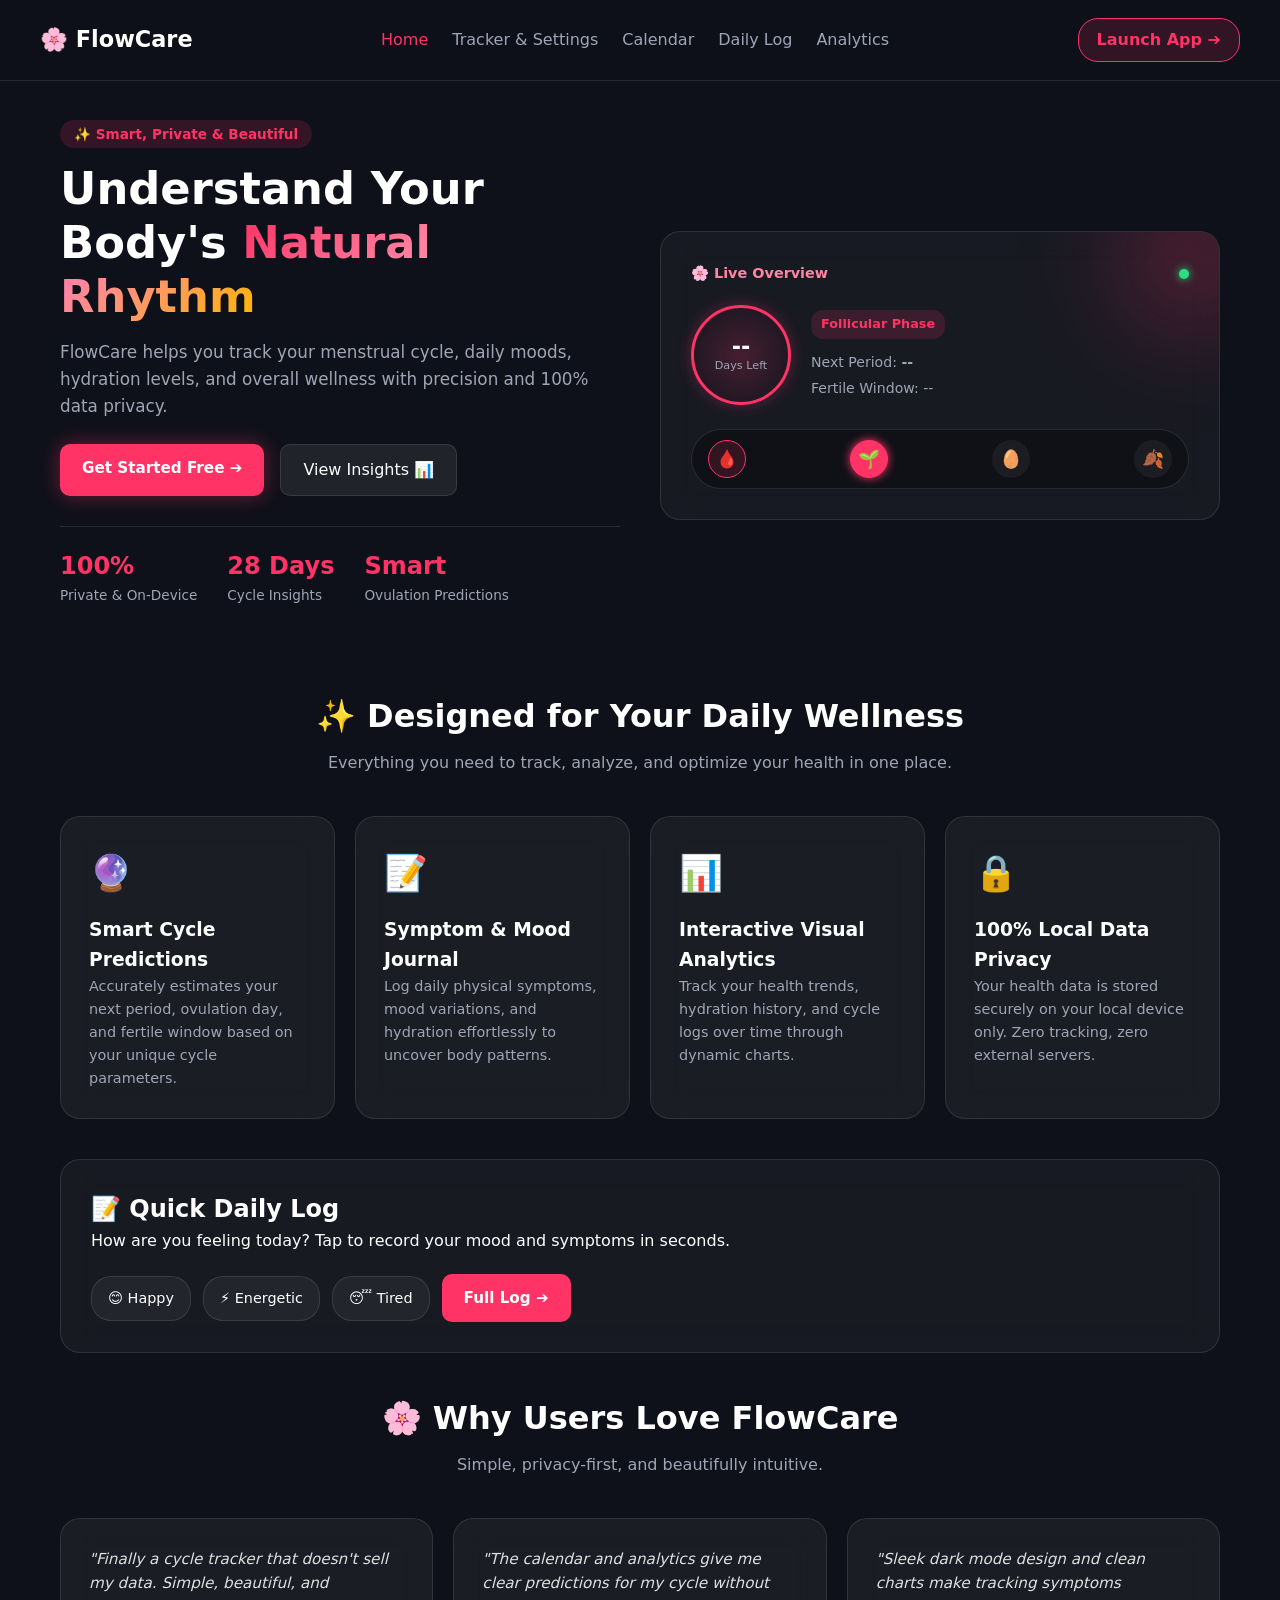
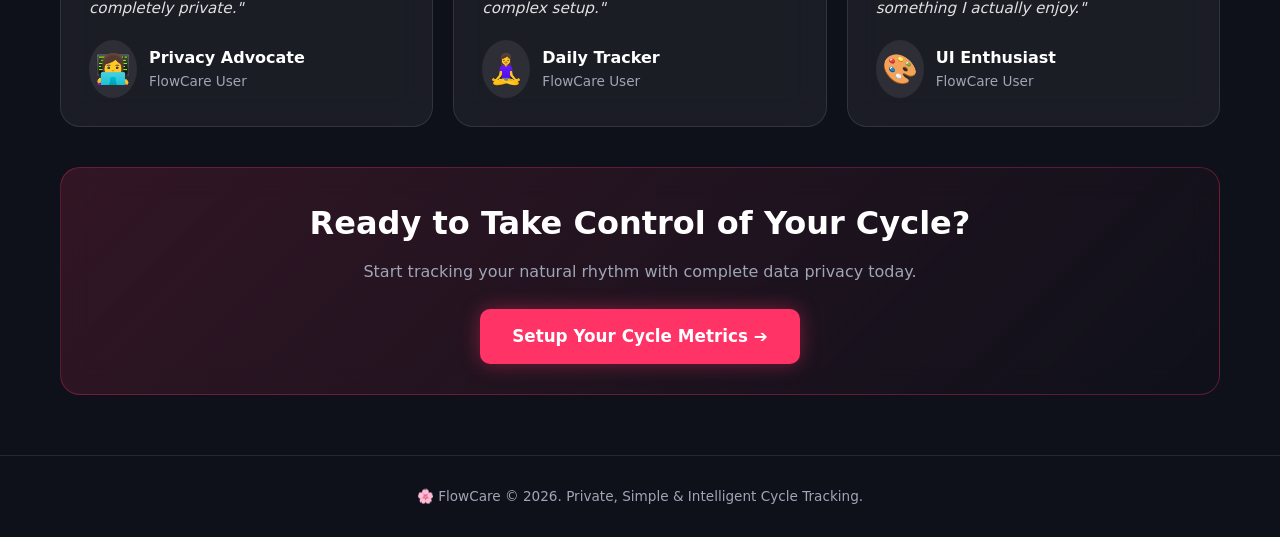
<file: My Portfolio/period-tracker/index.html>
<!DOCTYPE html>
<html lang="en">
<head>
    <meta charset="UTF-8">
    <meta name="viewport" content="width=device-width, initial-scale=1.0">
    <title>FlowCare - Your Intelligent Health Companion</title>
    <link rel="stylesheet" href="style.css">
</head>
<body>

    <!-- Navigation -->
    <nav class="navbar">
        <div class="logo">🌸 FlowCare</div>
        <ul class="nav-links">
            <li><a href="index.html" class="nav-item active">Home</a></li>
            <li><a href="tracker.html" class="nav-item">Tracker & Settings</a></li>
            <li><a href="calendar.html" class="nav-item">Calendar</a></li>
            <li><a href="log.html" class="nav-item">Daily Log</a></li>
            <li><a href="analytics.html" class="nav-item">Analytics</a></li>
        </ul>
        <a href="tracker.html" class="nav-btn">Launch App ➔</a>
    </nav>

    <div class="main-container">
        
        <!-- Hero Section -->
        <section class="hero-section">
            <div class="hero-text">
                <span class="hero-badge">✨ Smart, Private & Beautiful</span>
                <h1>Understand Your Body's <span class="gradient-text">Natural Rhythm</span></h1>
                <p>FlowCare helps you track your menstrual cycle, daily moods, hydration levels, and overall wellness with precision and 100% data privacy.</p>

                <div class="hero-actions">
                    <a href="tracker.html" class="btn-primary glow">Get Started Free ➔</a>
                    <a href="analytics.html" class="btn-secondary">View Insights 📊</a>
                </div>

                <div class="hero-stats">
                    <div class="stat-item">
                        <h3>100%</h3>
                        <p>Private & On-Device</p>
                    </div>
                    <div class="stat-item">
                        <h3>28 Days</h3>
                        <p>Cycle Insights</p>
                    </div>
                    <div class="stat-item">
                        <h3>Smart</h3>
                        <p>Ovulation Predictions</p>
                    </div>
                </div>
            </div>

            <div class="hero-visual">
                <div class="app-preview-card glass-panel">
                    <div class="preview-header">
                        <span class="preview-badge">🌸 Live Overview</span>
                        <span class="status-dot"></span>
                    </div>
                    
                    <div class="quick-status">
                        <div class="status-circle-container">
                            <div class="status-circle">
                                <span class="circle-days" id="homeDaysLeft">--</span>
                                <span class="circle-label">Days Left</span>
                            </div>
                        </div>
                        <div class="status-info">
                            <span class="phase-tag" id="currentPhaseDisplay">Follicular Phase</span>
                            <p class="next-date-text">Next Period: <strong id="homeNextDate">--</strong></p>
                            <p class="fertile-text" id="fertileWindowDisplay">Fertile Window: --</p>
                        </div>
                    </div>

                    <div class="mini-timeline">
                        <div class="timeline-step active" title="Menstrual">🩸</div>
                        <div class="timeline-step current" title="Follicular">🌱</div>
                        <div class="timeline-step" title="Ovulation">🥚</div>
                        <div class="timeline-step" title="Luteal">🍂</div>
                    </div>
                </div>
            </div>
        </section>

        <!-- Features Section -->
        <section class="features-section">
            <div class="section-title">
                <h2>✨ Designed for Your Daily Wellness</h2>
                <p>Everything you need to track, analyze, and optimize your health in one place.</p>
            </div>

            <div class="features-grid">
                <div class="feature-card glass-card">
                    <div class="icon-wrapper">🔮</div>
                    <h3>Smart Cycle Predictions</h3>
                    <p>Accurately estimates your next period, ovulation day, and fertile window based on your unique cycle parameters.</p>
                </div>

                <div class="feature-card glass-card">
                    <div class="icon-wrapper">📝</div>
                    <h3>Symptom & Mood Journal</h3>
                    <p>Log daily physical symptoms, mood variations, and hydration effortlessly to uncover body patterns.</p>
                </div>

                <div class="feature-card glass-card">
                    <div class="icon-wrapper">📊</div>
                    <h3>Interactive Visual Analytics</h3>
                    <p>Track your health trends, hydration history, and cycle logs over time through dynamic charts.</p>
                </div>

                <div class="feature-card glass-card">
                    <div class="icon-wrapper">🔒</div>
                    <h3>100% Local Data Privacy</h3>
                    <p>Your health data is stored securely on your local device only. Zero tracking, zero external servers.</p>
                </div>
            </div>
        </section>

        <!-- Interactive Quick Action Section -->
        <section class="quick-action-section glass-panel mt-5">
            <div class="quick-action-content">
                <div class="quick-action-text">
                    <h2>📝 Quick Daily Log</h2>
                    <p>How are you feeling today? Tap to record your mood and symptoms in seconds.</p>
                </div>
                <div class="quick-action-buttons">
                    <a href="log.html" class="mood-btn">😊 Happy</a>
                    <a href="log.html" class="mood-btn">⚡ Energetic</a>
                    <a href="log.html" class="mood-btn">😴 Tired</a>
                    <a href="log.html" class="btn-primary">Full Log ➔</a>
                </div>
            </div>
        </section>

        <!-- Testimonials / Highlights -->
        <section class="highlights-section mt-5">
            <div class="section-title">
                <h2>🌸 Why Users Love FlowCare</h2>
                <p>Simple, privacy-first, and beautifully intuitive.</p>
            </div>

            <div class="grid-3">
                <div class="glass-card testimonial-card">
                    <p class="quote">"Finally a cycle tracker that doesn't sell my data. Simple, beautiful, and completely private."</p>
                    <div class="user-info">
                        <span class="user-avatar">👩‍💻</span>
                        <div>
                            <strong>Privacy Advocate</strong>
                            <span class="sub-label">FlowCare User</span>
                        </div>
                    </div>
                </div>

                <div class="glass-card testimonial-card">
                    <p class="quote">"The calendar and analytics give me clear predictions for my cycle without complex setup."</p>
                    <div class="user-info">
                        <span class="user-avatar">🧘‍♀️</span>
                        <div>
                            <strong>Daily Tracker</strong>
                            <span class="sub-label">FlowCare User</span>
                        </div>
                    </div>
                </div>

                <div class="glass-card testimonial-card">
                    <p class="quote">"Sleek dark mode design and clean charts make tracking symptoms something I actually enjoy."</p>
                    <div class="user-info">
                        <span class="user-avatar">🎨</span>
                        <div>
                            <strong>UI Enthusiast</strong>
                            <span class="sub-label">FlowCare User</span>
                        </div>
                    </div>
                </div>
            </div>
        </section>

        <!-- Call To Action (CTA) Banner -->
        <section class="cta-banner glass-panel mt-5">
            <div class="cta-content">
                <h2>Ready to Take Control of Your Cycle?</h2>
                <p>Start tracking your natural rhythm with complete data privacy today.</p>
                <a href="tracker.html" class="btn-primary glow btn-large">Setup Your Cycle Metrics ➔</a>
            </div>
        </section>

    </div>

    <!-- Footer -->
    <footer class="footer">
        <p>🌸 FlowCare &copy; 2026. Private, Simple & Intelligent Cycle Tracking.</p>
    </footer>

    <script src="script.js"></script>
</body>
</html>
</file>
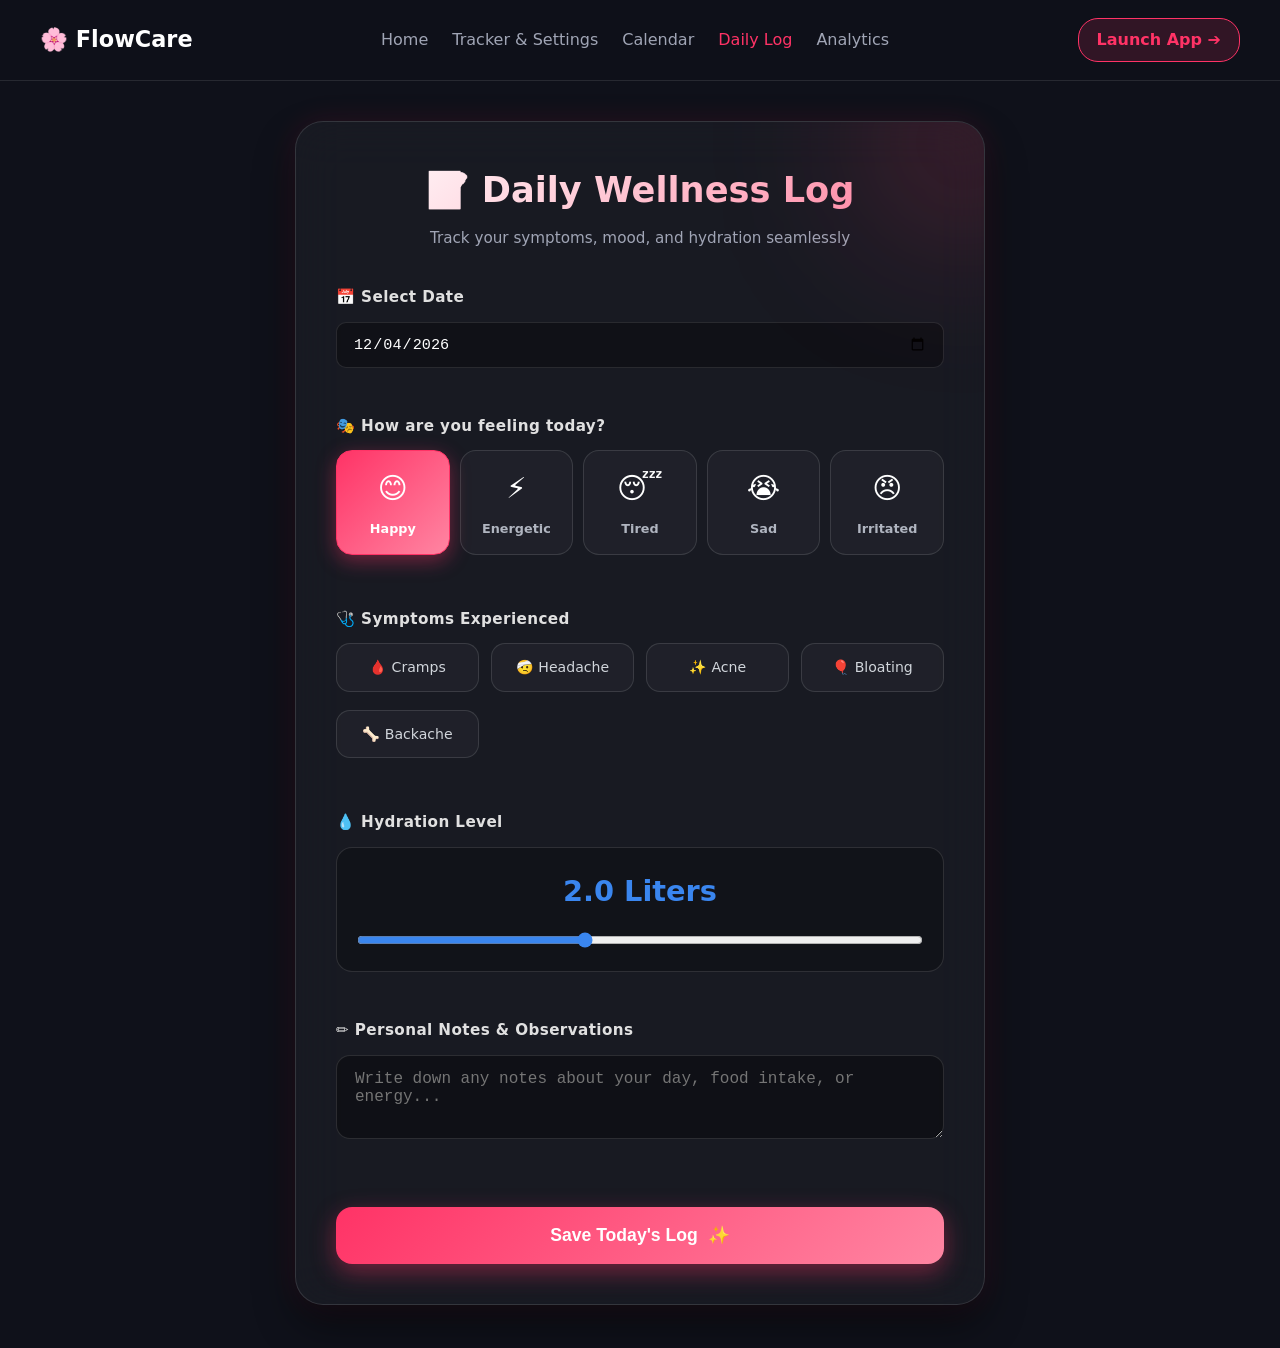
<file: My Portfolio/period-tracker/log.html>
<!DOCTYPE html>
<html lang="en">
<head>
    <meta charset="UTF-8">
    <meta name="viewport" content="width=device-width, initial-scale=1.0">
    <title>FlowCare - Daily Log</title>
    <link rel="stylesheet" href="style.css">
    <style>
        :root {
            --primary-pink: #ff3366;
            --gradient-accent: linear-gradient(135deg, #ff3366, #ff85a2);
            --glass-bg: rgba(255, 255, 255, 0.04);
            --glass-border: rgba(255, 255, 255, 0.12);
        }

        .log-container {
            max-width: 720px;
            margin: 40px auto;
            padding: 0 15px;
        }

        .log-card {
            background: var(--glass-bg);
            backdrop-filter: blur(24px);
            -webkit-backdrop-filter: blur(24px);
            border: 1px solid var(--glass-border);
            border-radius: 28px;
            padding: 40px;
            box-shadow: 0 20px 40px rgba(0, 0, 0, 0.45), 0 0 30px rgba(255, 51, 102, 0.12);
            position: relative;
            overflow: hidden;
        }

        .log-card::before {
            content: '';
            position: absolute;
            top: -80px;
            right: -80px;
            width: 200px;
            height: 200px;
            background: rgba(255, 51, 102, 0.2);
            filter: blur(80px);
            border-radius: 50%;
            pointer-events: none;
        }

        .log-header {
            text-align: center;
            margin-bottom: 35px;
        }

        .log-header h2 {
            font-size: 2.2rem;
            font-weight: 800;
            background: linear-gradient(135deg, #ffffff, #ff85a2);
            -webkit-background-clip: text;
            -webkit-text-fill-color: transparent;
            margin-bottom: 8px;
        }

        .log-header p {
            color: #a0a5b5;
            font-size: 0.95rem;
        }

        .form-section {
            margin-bottom: 28px;
        }

        .section-label {
            display: flex;
            align-items: center;
            gap: 8px;
            font-size: 0.95rem;
            font-weight: 700;
            color: #e0e0e0;
            margin-bottom: 12px;
            letter-spacing: 0.4px;
        }

        .input-styled {
            width: 100%;
            padding: 14px 18px;
            background: rgba(0, 0, 0, 0.35);
            border: 1px solid var(--glass-border);
            border-radius: 14px;
            color: #ffffff;
            font-size: 1rem;
            outline: none;
            transition: all 0.3s ease;
        }

        .input-styled:focus {
            border-color: var(--primary-pink);
            box-shadow: 0 0 15px rgba(255, 51, 102, 0.35);
            background: rgba(0, 0, 0, 0.5);
        }

        /* Interactive Mood Selector */
        .mood-options {
            display: grid;
            grid-template-columns: repeat(auto-fit, minmax(100px, 1fr));
            gap: 10px;
        }

        .mood-card {
            background: rgba(255, 255, 255, 0.03);
            border: 1px solid var(--glass-border);
            border-radius: 16px;
            padding: 14px 8px;
            text-align: center;
            cursor: pointer;
            transition: all 0.3s cubic-bezier(0.4, 0, 0.2, 1);
            user-select: none;
        }

        .mood-card input {
            display: none;
        }

        .mood-emoji {
            font-size: 1.8rem;
            display: block;
            margin-bottom: 6px;
        }

        .mood-title {
            font-size: 0.8rem;
            font-weight: 600;
            color: #b0b5c0;
        }

        .mood-card:hover {
            background: rgba(255, 51, 102, 0.12);
            transform: translateY(-3px);
        }

        .mood-card:has(input:checked) {
            background: var(--gradient-accent);
            border-color: var(--primary-pink);
            box-shadow: 0 6px 20px rgba(255, 51, 102, 0.4);
        }

        .mood-card:has(input:checked) .mood-title {
            color: #ffffff;
        }

        /* Interactive Symptoms Chips */
        .symptoms-grid {
            display: grid;
            grid-template-columns: repeat(auto-fill, minmax(115px, 1fr));
            gap: 12px;
        }

        .symptom-chip {
            display: flex;
            align-items: center;
            justify-content: center;
            gap: 6px;
            padding: 12px 10px;
            background: rgba(255, 255, 255, 0.03);
            border: 1px solid var(--glass-border);
            border-radius: 14px;
            cursor: pointer;
            font-size: 0.88rem;
            font-weight: 500;
            color: #d1d5db;
            transition: all 0.3s ease;
            user-select: none;
        }

        .symptom-chip input {
            display: none;
        }

        .symptom-chip:hover {
            background: rgba(255, 51, 102, 0.12);
            border-color: rgba(255, 51, 102, 0.4);
            transform: translateY(-2px);
        }

        .symptom-chip:has(input:checked) {
            background: var(--gradient-accent);
            color: #ffffff;
            border-color: var(--primary-pink);
            box-shadow: 0 4px 15px rgba(255, 51, 102, 0.35);
            font-weight: 600;
        }

        /* Water Slider Styling */
        .water-card {
            background: rgba(0, 0, 0, 0.25);
            border: 1px solid var(--glass-border);
            border-radius: 16px;
            padding: 20px;
            text-align: center;
        }

        .water-display {
            font-size: 1.8rem;
            font-weight: 800;
            color: #3a86ef;
            margin-bottom: 12px;
        }

        .water-slider {
            width: 100%;
            height: 8px;
            border-radius: 5px;
            background: rgba(255, 255, 255, 0.1);
            outline: none;
            accent-color: #3a86ef;
            cursor: pointer;
        }

        .btn-submit {
            width: 100%;
            padding: 18px;
            margin-top: 15px;
            background: var(--gradient-accent);
            color: white;
            border: none;
            border-radius: 16px;
            font-size: 1.1rem;
            font-weight: 700;
            cursor: pointer;
            transition: all 0.3s ease;
            box-shadow: 0 8px 25px rgba(255, 51, 102, 0.4);
            display: flex;
            align-items: center;
            justify-content: center;
            gap: 10px;
        }

        .btn-submit:hover {
            transform: translateY(-3px);
            box-shadow: 0 12px 30px rgba(255, 51, 102, 0.6);
        }

        @media (max-width: 600px) {
            .log-card { padding: 25px; }
            .mood-options { grid-template-columns: repeat(3, 1fr); }
        }
    </style>
</head>
<body>

    <nav class="navbar">
        <div class="logo">🌸 FlowCare</div>
        <ul class="nav-links">
            <li><a href="index.html" class="nav-item">Home</a></li>
            <li><a href="tracker.html" class="nav-item">Tracker & Settings</a></li>
            <li><a href="calendar.html" class="nav-item">Calendar</a></li>
            <li><a href="log.html" class="nav-item active">Daily Log</a></li>
            <li><a href="analytics.html" class="nav-item">Analytics</a></li>
        </ul>
        <a href="tracker.html" class="nav-btn">Launch App ➔</a>
    </nav>

    <div class="main-container log-container">
        <div class="card log-card">
            <div class="log-header">
                <h2>📝 Daily Wellness Log</h2>
                <p>Track your symptoms, mood, and hydration seamlessly</p>
            </div>

            <form id="dailyLogForm">
                <!-- Date Picker Section -->
                <div class="form-section">
                    <label for="logDate" class="section-label">📅 Select Date</label>
                    <input type="date" id="logDate" class="input-styled" required>
                </div>

                <!-- Interactive Mood Selection -->
                <div class="form-section">
                    <label class="section-label">🎭 How are you feeling today?</label>
                    <div class="mood-options">
                        <label class="mood-card">
                            <input type="radio" name="moodSelect" value="😊 Happy" checked onchange="document.getElementById('logMood').value=this.value">
                            <span class="mood-emoji">😊</span>
                            <span class="mood-title">Happy</span>
                        </label>
                        <label class="mood-card">
                            <input type="radio" name="moodSelect" value="⚡ Energetic" onchange="document.getElementById('logMood').value=this.value">
                            <span class="mood-emoji">⚡</span>
                            <span class="mood-title">Energetic</span>
                        </label>
                        <label class="mood-card">
                            <input type="radio" name="moodSelect" value="😴 Tired" onchange="document.getElementById('logMood').value=this.value">
                            <span class="mood-emoji">😴</span>
                            <span class="mood-title">Tired</span>
                        </label>
                        <label class="mood-card">
                            <input type="radio" name="moodSelect" value="😭 Sad" onchange="document.getElementById('logMood').value=this.value">
                            <span class="mood-emoji">😭</span>
                            <span class="mood-title">Sad</span>
                        </label>
                        <label class="mood-card">
                            <input type="radio" name="moodSelect" value="😠 Irritated" onchange="document.getElementById('logMood').value=this.value">
                            <span class="mood-emoji">😠</span>
                            <span class="mood-title">Irritated</span>
                        </label>
                    </div>
                    <input type="hidden" id="logMood" value="😊 Happy">
                </div>

                <!-- Multi-Select Symptoms Grid -->
                <div class="form-section">
                    <label class="section-label">🩺 Symptoms Experienced</label>
                    <div class="symptoms-grid">
                        <label class="symptom-chip">
                            <input type="checkbox" value="Cramps" class="symptom"> 🩸 Cramps
                        </label>
                        <label class="symptom-chip">
                            <input type="checkbox" value="Headache" class="symptom"> 🤕 Headache
                        </label>
                        <label class="symptom-chip">
                            <input type="checkbox" value="Acne" class="symptom"> ✨ Acne
                        </label>
                        <label class="symptom-chip">
                            <input type="checkbox" value="Bloating" class="symptom"> 🎈 Bloating
                        </label>
                        <label class="symptom-chip">
                            <input type="checkbox" value="Backache" class="symptom"> 🦴 Backache
                        </label>
                    </div>
                </div>

                <!-- Interactive Water Intake Range Slider -->
                <div class="form-section">
                    <label class="section-label">💧 Hydration Level</label>
                    <div class="water-card">
                        <div class="water-display"><span id="waterVal">2.0</span> Liters</div>
                        <input type="range" id="logWater" class="water-slider" min="0" max="5" step="0.25" value="2.0" oninput="document.getElementById('waterVal').innerText=this.value">
                    </div>
                </div>

                <!-- Notes / Additional Journaling -->
                <div class="form-section">
                    <label for="logNotes" class="section-label">✏️ Personal Notes & Observations</label>
                    <textarea id="logNotes" class="input-styled" rows="3" placeholder="Write down any notes about your day, food intake, or energy..."></textarea>
                </div>

                <!-- Submit Button -->
                <button type="submit" class="btn-submit">
                    <span>Save Today's Log</span> ✨
                </button>
            </form>
        </div>
    </div>

    <script src="script.js"></script>
</body>
</html>
</file>
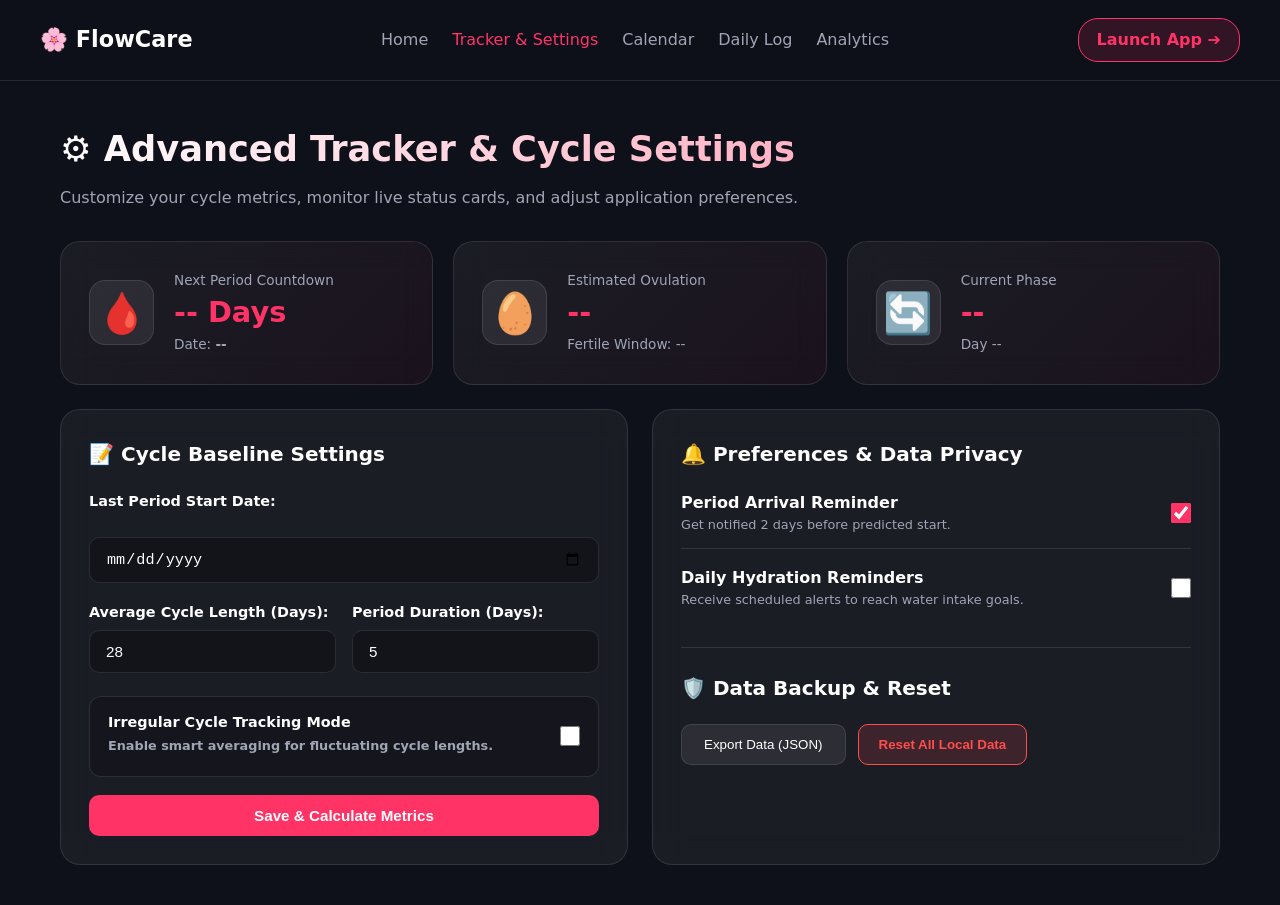
<file: My Portfolio/period-tracker/tracker.html>
<!DOCTYPE html>
<html lang="en">
<head>
    <meta charset="UTF-8">
    <meta name="viewport" content="width=device-width, initial-scale=1.0">
    <title>FlowCare - Tracker & Settings</title>
    <link rel="stylesheet" href="style.css">
</head>
<body>

    <nav class="navbar">
        <div class="logo">🌸 FlowCare</div>
        <ul class="nav-links">
            <li><a href="index.html" class="nav-item">Home</a></li>
            <li><a href="tracker.html" class="nav-item active">Tracker & Settings</a></li>
            <li><a href="calendar.html" class="nav-item">Calendar</a></li>
            <li><a href="log.html" class="nav-item">Daily Log</a></li>
            <li><a href="analytics.html" class="nav-item">Analytics</a></li>
        </ul>
        <a href="tracker.html" class="nav-btn">Launch App ➔</a>
    </nav>

    <div class="main-container">
        <div class="page-title">
            <h2>⚙️ Advanced Tracker & Cycle Settings</h2>
            <p>Customize your cycle metrics, monitor live status cards, and adjust application preferences.</p>
        </div>

        <!-- Live Status Metrics -->
        <div class="grid-3">
            <div class="card metric-card">
                <span class="icon">🩸</span>
                <div>
                    <span class="sub-label">Next Period Countdown</span>
                    <h2 id="homeDaysLeft">-- Days</h2>
                    <span class="sub-label">Date: <strong id="homeNextDate">--</strong></span>
                </div>
            </div>

            <div class="card metric-card">
                <span class="icon">🥚</span>
                <div>
                    <span class="sub-label">Estimated Ovulation</span>
                    <h2 id="homeOvulationDate">--</h2>
                    <span class="sub-label" id="fertileWindowDisplay">Fertile Window: --</span>
                </div>
            </div>

            <div class="card metric-card">
                <span class="icon">🔄</span>
                <div>
                    <span class="sub-label">Current Phase</span>
                    <h2 id="currentPhaseDisplay">--</h2>
                    <span class="sub-label" id="cycleDayDisplay">Day --</span>
                </div>
            </div>
        </div>

        <div class="grid-2 mt-4">
            <!-- Advanced Cycle Form -->
            <div class="card">
                <h3>📝 Cycle Baseline Settings</h3>
                <form id="advancedCycleForm">
                    <label>Last Period Start Date:</label>
                    <input type="date" id="homeStartDate" required>

                    <div class="form-row">
                        <div>
                            <label>Average Cycle Length (Days):</label>
                            <input type="number" id="homeCycleDays" value="28" min="20" max="45" required>
                        </div>
                        <div>
                            <label>Period Duration (Days):</label>
                            <input type="number" id="periodDuration" value="5" min="2" max="10" required>
                        </div>
                    </div>

                    <div class="toggle-box">
                        <label for="irregularToggle">
                            <strong>Irregular Cycle Tracking Mode</strong>
                            <p>Enable smart averaging for fluctuating cycle lengths.</p>
                        </label>
                        <input type="checkbox" id="irregularToggle">
                    </div>

                    <button type="submit" class="btn-primary w-100">Save & Calculate Metrics</button>
                </form>
            </div>

            <!-- Preferences & Data Management -->
            <div class="card">
                <h3>🔔 Preferences & Data Privacy</h3>
                <div class="settings-list">
                    <div class="setting-item">
                        <div>
                            <strong>Period Arrival Reminder</strong>
                            <p>Get notified 2 days before predicted start.</p>
                        </div>
                        <input type="checkbox" id="notifyPeriod" checked>
                    </div>

                    <div class="setting-item">
                        <div>
                            <strong>Daily Hydration Reminders</strong>
                            <p>Receive scheduled alerts to reach water intake goals.</p>
                        </div>
                        <input type="checkbox" id="notifyHydration">
                    </div>
                </div>

                <div class="divider"></div>

                <h3>🛡️ Data Backup & Reset</h3>
                <div class="data-actions">
                    <button class="btn-secondary" onclick="exportData()">Export Data (JSON)</button>
                    <button class="btn-danger" onclick="clearAllData()">Reset All Local Data</button>
                </div>
            </div>
        </div>
    </div>

    <script src="script.js"></script>
</body>
</html>
</file>
<file: My Portfolio/period-tracker/style.css>
:root {
    --primary: #ff3366;
    --primary-hover: #e62e5c;
    --primary-light: rgba(255, 51, 102, 0.15);
    --primary-glow: rgba(255, 51, 102, 0.35);
    --secondary: #ff85a2;
    --bg-dark: #0f111a;
    --card-bg: rgba(255, 255, 255, 0.05);
    --border-glass: rgba(255, 255, 255, 0.1);
    --text-white: #ffffff;
    --text-dim: #a0a5b5;
    --danger: #ff4d4d;
}

* {
    margin: 0;
    padding: 0;
    box-sizing: border-box;
}

body {
    background-color: var(--bg-dark);
    color: var(--text-white);
    font-family: 'Inter', system-ui, -apple-system, sans-serif;
    line-height: 1.6;
    overflow-x: hidden;
}

/* Navbar Style */
.navbar {
    display: flex;
    justify-content: space-between;
    align-items: center;
    padding: 18px 40px;
    background: rgba(15, 17, 26, 0.85);
    backdrop-filter: blur(12px);
    border-bottom: 1px solid var(--border-glass);
    position: sticky;
    top: 0;
    z-index: 1000;
}

.logo {
    font-size: 1.4rem;
    font-weight: 700;
    color: var(--text-white);
}

.nav-links {
    display: flex;
    list-style: none;
    gap: 24px;
}

.nav-item {
    text-decoration: none;
    color: var(--text-dim);
    font-weight: 500;
    transition: color 0.3s ease;
}

.nav-item:hover, .nav-item.active {
    color: var(--primary);
}

.nav-btn {
    text-decoration: none;
    background: var(--primary-light);
    color: var(--primary);
    padding: 8px 18px;
    border-radius: 20px;
    font-weight: 600;
    border: 1px solid var(--primary);
    transition: all 0.3s ease;
}

.nav-btn:hover {
    background: var(--primary);
    color: var(--text-white);
    box-shadow: 0 0 15px var(--primary-glow);
}

/* Layout Container & Grids */
.main-container {
    max-width: 1200px;
    margin: 40px auto;
    padding: 0 20px;
}

.page-title {
    margin-bottom: 30px;
}

.page-title h2 {
    font-size: 2.2rem;
    font-weight: 700;
    margin-bottom: 8px;
    background: linear-gradient(135deg, #ffffff, var(--secondary));
    -webkit-background-clip: text;
    -webkit-text-fill-color: transparent;
}

.page-title p {
    color: var(--text-dim);
}

.grid-1 { display: grid; grid-template-columns: 1fr; gap: 24px; }
.grid-2 { display: grid; grid-template-columns: repeat(auto-fit, minmax(320px, 1fr)); gap: 24px; }
.grid-3 { display: grid; grid-template-columns: repeat(auto-fit, minmax(280px, 1fr)); gap: 20px; }

.gradient-text {
    background: linear-gradient(135deg, #ff3366, #ff85a2, #ffb703);
    -webkit-background-clip: text;
    -webkit-text-fill-color: transparent;
}

/* Glassmorphism Cards */
.card, .glass-card {
    background: var(--card-bg);
    backdrop-filter: blur(16px);
    border: 1px solid var(--border-glass);
    border-radius: 20px;
    padding: 28px;
    transition: all 0.3s ease;
}

.card:hover, .glass-card:hover {
    border-color: rgba(255, 51, 102, 0.3);
    box-shadow: 0 10px 30px rgba(0, 0, 0, 0.3);
}

.glass-panel {
    background: rgba(255, 255, 255, 0.04);
    backdrop-filter: blur(16px);
    border: 1px solid var(--border-glass);
    border-radius: 20px;
    padding: 30px;
}

.card h3 {
    font-size: 1.25rem;
    margin-bottom: 20px;
    color: var(--text-white);
}

/* Hero Section (Home Page) */
.hero-section {
    display: grid;
    grid-template-columns: 1fr 1fr;
    gap: 40px;
    align-items: center;
    margin-bottom: 60px;
}

.hero-badge {
    background: var(--primary-light);
    color: var(--primary);
    padding: 6px 14px;
    border-radius: 20px;
    font-size: 0.85rem;
    font-weight: 600;
}

.hero-text h1 {
    font-size: 2.8rem;
    margin: 16px 0;
    line-height: 1.2;
}

.hero-text p {
    color: var(--text-dim);
    margin-bottom: 24px;
    font-size: 1.05rem;
}

.hero-actions {
    display: flex;
    gap: 16px;
    margin-bottom: 30px;
}

.hero-stats {
    display: flex;
    gap: 30px;
    border-top: 1px solid var(--border-glass);
    padding-top: 20px;
}

.stat-item h3 {
    color: var(--primary);
    font-size: 1.5rem;
    margin-bottom: 0;
}

.stat-item p {
    font-size: 0.85rem;
    color: var(--text-dim);
}

/* App Live Preview Card (Home Page) */
.app-preview-card {
    position: relative;
    overflow: hidden;
}

.app-preview-card::before {
    content: '';
    position: absolute;
    top: -50px;
    right: -50px;
    width: 150px;
    height: 150px;
    background: rgba(255, 51, 102, 0.25);
    filter: blur(50px);
    border-radius: 50%;
}

.preview-header {
    display: flex;
    justify-content: space-between;
    align-items: center;
    margin-bottom: 20px;
}

.preview-badge {
    color: var(--secondary);
    font-size: 0.9rem;
    font-weight: 600;
}

.status-dot {
    width: 10px;
    height: 10px;
    background-color: #00ff88;
    border-radius: 50%;
    box-shadow: 0 0 8px #00ff88;
}

.quick-status {
    display: flex;
    align-items: center;
    gap: 20px;
    margin-bottom: 24px;
}

.status-circle {
    width: 100px;
    height: 100px;
    border-radius: 50%;
    background: radial-gradient(circle, rgba(255,51,102,0.2) 0%, rgba(15,17,26,0.5) 100%);
    border: 3px solid var(--primary);
    display: flex;
    flex-direction: column;
    justify-content: center;
    align-items: center;
    box-shadow: 0 0 15px rgba(255, 51, 102, 0.3);
}

.circle-days {
    font-size: 1.4rem;
    font-weight: 700;
    color: var(--text-white);
    line-height: 1;
}

.circle-label {
    font-size: 0.7rem;
    color: var(--text-dim);
}

.phase-tag {
    display: inline-block;
    background: var(--primary-light);
    color: var(--primary);
    padding: 4px 10px;
    border-radius: 12px;
    font-size: 0.8rem;
    font-weight: 600;
    margin-bottom: 8px;
}

.next-date-text, .fertile-text {
    font-size: 0.88rem;
    color: var(--text-dim);
    margin-top: 4px;
}

/* Mini Timeline (Home Page) */
.mini-timeline {
    display: flex;
    justify-content: space-between;
    background: rgba(0, 0, 0, 0.3);
    padding: 10px 16px;
    border-radius: 30px;
    border: 1px solid var(--border-glass);
}

.timeline-step {
    width: 38px;
    height: 38px;
    border-radius: 50%;
    display: flex;
    align-items: center;
    justify-content: center;
    font-size: 1.1rem;
    background: rgba(255, 255, 255, 0.05);
}

.timeline-step.active {
    border: 1px solid var(--primary);
    background: var(--primary-light);
}

.timeline-step.current {
    box-shadow: 0 0 10px var(--primary);
    border: 1px solid var(--primary);
    background: var(--primary);
}

/* Features & Sections */
.section-title {
    text-align: center;
    margin-bottom: 40px;
}

.section-title h2 {
    font-size: 2rem;
    margin-bottom: 8px;
}

.section-title p {
    color: var(--text-dim);
}

.features-grid {
    display: grid;
    grid-template-columns: repeat(auto-fit, minmax(240px, 1fr));
    gap: 20px;
}

.feature-card .icon-wrapper {
    font-size: 2.2rem;
    margin-bottom: 14px;
}

.feature-card p {
    color: var(--text-dim);
    font-size: 0.9rem;
}

/* Tracker Page Metric Cards */
.metric-card {
    display: flex;
    align-items: center;
    gap: 20px;
    background: linear-gradient(135deg, rgba(255, 255, 255, 0.05) 0%, rgba(255, 51, 102, 0.05) 100%);
}

.metric-card .icon {
    font-size: 2.5rem;
    background: rgba(255, 255, 255, 0.08);
    width: 65px;
    height: 65px;
    display: flex;
    align-items: center;
    justify-content: center;
    border-radius: 16px;
    border: 1px solid var(--border-glass);
}

.metric-card h2 {
    font-size: 1.8rem;
    color: var(--primary);
    font-weight: 700;
    line-height: 1.2;
    margin: 4px 0;
}

/* Forms & Inputs (Tracker Page) */
form {
    display: flex;
    flex-direction: column;
    gap: 18px;
}

label {
    font-size: 0.9rem;
    font-weight: 600;
    color: var(--text-white);
    margin-bottom: 6px;
    display: block;
}

input[type="date"], input[type="number"] {
    width: 100%;
    padding: 12px 16px;
    background: rgba(0, 0, 0, 0.3);
    border: 1px solid var(--border-glass);
    border-radius: 10px;
    color: var(--text-white);
    font-size: 0.95rem;
    outline: none;
    transition: border-color 0.3s ease;
}

input[type="date"]:focus, input[type="number"]:focus {
    border-color: var(--primary);
    box-shadow: 0 0 10px var(--primary-light);
}

.form-row {
    display: grid;
    grid-template-columns: 1fr 1fr;
    gap: 16px;
}

/* Toggles & Settings */
.toggle-box {
    display: flex;
    justify-content: space-between;
    align-items: center;
    background: rgba(0, 0, 0, 0.2);
    padding: 14px 18px;
    border-radius: 12px;
    border: 1px solid var(--border-glass);
    margin-top: 5px;
}

.toggle-box p {
    font-size: 0.8rem;
    color: var(--text-dim);
    margin-top: 2px;
}

input[type="checkbox"] {
    width: 20px;
    height: 20px;
    accent-color: var(--primary);
    cursor: pointer;
}

.settings-list {
    display: flex;
    flex-direction: column;
    gap: 16px;
}

.setting-item {
    display: flex;
    justify-content: space-between;
    align-items: center;
    padding-bottom: 12px;
    border-bottom: 1px solid var(--border-glass);
}

.setting-item:last-child {
    border-bottom: none;
}

.setting-item p {
    font-size: 0.8rem;
    color: var(--text-dim);
}

.divider {
    height: 1px;
    background: var(--border-glass);
    margin: 24px 0;
}

/* Daily Log Quick Action (Home Page) */
.quick-action-content {
    display: flex;
    justify-content: space-between;
    align-items: center;
    flex-wrap: wrap;
    gap: 20px;
}

.quick-action-buttons {
    display: flex;
    gap: 12px;
    align-items: center;
    flex-wrap: wrap;
}

.mood-btn {
    background: rgba(255, 255, 255, 0.05);
    border: 1px solid var(--border-glass);
    color: white;
    padding: 10px 16px;
    border-radius: 20px;
    text-decoration: none;
    font-size: 0.9rem;
    transition: all 0.3s ease;
}

.mood-btn:hover {
    background: var(--primary-light);
    border-color: var(--primary);
    transform: translateY(-2px);
}

/* Testimonials & CTA */
.testimonial-card {
    display: flex;
    flex-direction: column;
    justify-content: space-between;
}

.quote {
    font-style: italic;
    color: #e0e0e0;
    margin-bottom: 20px;
    font-size: 0.95rem;
}

.user-info {
    display: flex;
    align-items: center;
    gap: 12px;
}

.user-avatar {
    font-size: 1.8rem;
    background: rgba(255, 255, 255, 0.08);
    padding: 6px;
    border-radius: 50%;
}

.cta-banner {
    text-align: center;
    background: linear-gradient(135deg, rgba(255, 51, 102, 0.15) 0%, rgba(15, 17, 26, 0.8) 100%);
    border: 1px solid rgba(255, 51, 102, 0.3);
}

.cta-content h2 {
    font-size: 2rem;
    margin-bottom: 10px;
}

.cta-content p {
    color: var(--text-dim);
    margin-bottom: 24px;
}

/* Global Buttons & Utilities */
.btn-primary {
    background: var(--primary);
    color: white;
    border: none;
    padding: 12px 22px;
    border-radius: 10px;
    cursor: pointer;
    font-weight: 600;
    font-size: 0.95rem;
    transition: all 0.3s ease;
    text-align: center;
    display: inline-block;
    text-decoration: none;
}

.btn-primary:hover {
    background: var(--primary-hover);
    box-shadow: 0 0 15px var(--primary-glow);
}

.btn-secondary {
    background: rgba(255, 255, 255, 0.08);
    border: 1px solid var(--border-glass);
    color: white;
    padding: 12px 22px;
    border-radius: 10px;
    cursor: pointer;
    text-decoration: none;
    display: inline-block;
    font-weight: 500;
    transition: all 0.3s ease;
}

.btn-secondary:hover {
    background: rgba(255, 255, 255, 0.15);
}

.btn-danger {
    background: rgba(255, 77, 77, 0.15);
    border: 1px solid var(--danger);
    color: var(--danger);
    padding: 12px 20px;
    border-radius: 10px;
    cursor: pointer;
    font-weight: 600;
    transition: all 0.3s ease;
}

.btn-danger:hover {
    background: var(--danger);
    color: white;
    box-shadow: 0 0 15px rgba(255, 77, 77, 0.4);
}

.btn-large {
    padding: 14px 32px;
    font-size: 1.05rem;
}

.data-actions {
    display: flex;
    gap: 12px;
    flex-wrap: wrap;
    margin-top: 15px;
}

.glow {
    box-shadow: 0 0 20px rgba(255, 51, 102, 0.4);
}

.footer {
    text-align: center;
    padding: 30px;
    color: var(--text-dim);
    font-size: 0.85rem;
    border-top: 1px solid var(--border-glass);
    margin-top: 60px;
}

.sub-label { font-size: 0.85rem; color: var(--text-dim); display: block; }
.mt-5 { margin-top: 40px; }
.mt-4 { margin-top: 24px; }
.w-100 { width: 100%; }

/* Responsive Styling */
@media (max-width: 850px) {
    .hero-section {
        grid-template-columns: 1fr;
    }
    .quick-action-content {
        flex-direction: column;
        align-items: flex-start;
    }
    .hero-text h1 {
        font-size: 2.2rem;
    }
    .form-row {
        grid-template-columns: 1fr;
    }
}

/* --- Advanced Calendar & Legend Styling --- */
.legend-card {
    display: flex;
    justify-content: space-around;
    flex-wrap: wrap;
    gap: 12px;
    padding: 15px 25px;
    margin-bottom: 20px;
    background: rgba(255, 255, 255, 0.05);
    backdrop-filter: blur(12px);
    border-radius: 16px;
    border: 1px solid rgba(255, 255, 255, 0.1);
}

.legend-item {
    display: flex;
    align-items: center;
    gap: 8px;
    font-size: 0.9rem;
    font-weight: 500;
    color: #e0e0e0;
}

.dot {
    width: 12px;
    height: 12px;
    border-radius: 50%;
    display: inline-block;
    box-shadow: 0 0 8px rgba(0,0,0,0.3);
}

.period-dot { background: #ff3366; box-shadow: 0 0 8px #ff3366aa; }
.fertile-dot { background: #00cc88; box-shadow: 0 0 8px #00cc88aa; }
.ovulation-dot { background: #ffb703; box-shadow: 0 0 8px #ffb703aa; }
.log-dot { background: #3a86ef; box-shadow: 0 0 8px #3a86efaa; }

/* FullCalendar Customizations */
#calendar {
    margin-top: 15px;
}

.fc-theme-standard td, .fc-theme-standard th {
    border-color: rgba(255, 255, 255, 0.08) !important;
}

.fc-toolbar-title {
    font-size: 1.5rem !important;
    font-weight: 700;
    letter-spacing: 0.5px;
    color: #ffffff;
}

.fc-button-primary {
    background: rgba(255, 255, 255, 0.08) !important;
    border: 1px solid rgba(255, 255, 255, 0.15) !important;
    border-radius: 8px !important;
    text-transform: capitalize !important;
    font-weight: 600 !important;
    transition: all 0.3s ease !important;
}

.fc-button-primary:hover {
    background: #ff3366 !important;
    border-color: #ff3366 !important;
    box-shadow: 0 0 12px rgba(255, 51, 102, 0.4);
}

.fc-daygrid-day {
    transition: background 0.2s ease;
}

.fc-daygrid-day:hover {
    background: rgba(255, 255, 255, 0.03);
}

.fc-daygrid-day-number {
    font-size: 0.9rem;
    font-weight: 600;
    color: #f0f0f0;
    padding: 8px !important;
}

.fc-event {
    cursor: pointer;
    border: none !important;
    border-radius: 6px !important;
    padding: 3px 8px !important;
    font-size: 0.8rem !important;
    font-weight: 600 !important;
    letter-spacing: 0.3px;
    box-shadow: 0 2px 6px rgba(0,0,0,0.2);
}
</file>
